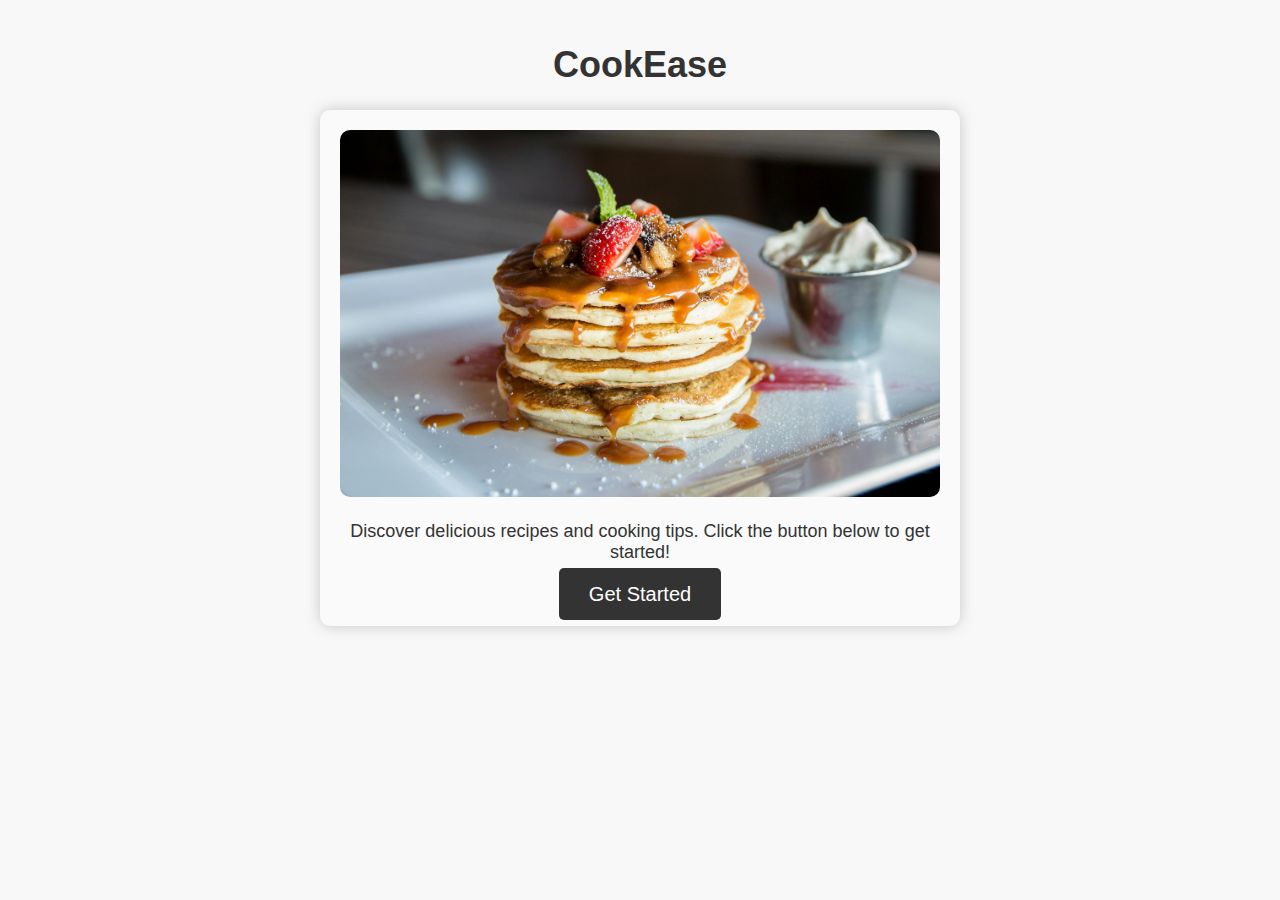
<file: index.html>
<!DOCTYPE html>
<html lang="en">
  <head>
    <meta charset="UTF-8" />
    <meta name="viewport" content="width=device-width, initial-scale=1.0" />
    <title>CookEase</title>
    <link rel="stylesheet" href="styles.css" />
  </head>
  <body>
    <!-- Landing Page -->
    <div class="landing-page">
      <h1>CookEase</h1>
      <div class="content-container">
        <img src="food img.jpg" alt="Delicious Food" class="food-image" />
        <p class="description">
          Discover delicious recipes and cooking tips. Click the button below to
          get started!
        </p>
        <a href="recipes.html" class="get-started-button">Get Started</a>
      </div>
    </div>
  </body>
</html>
</file>
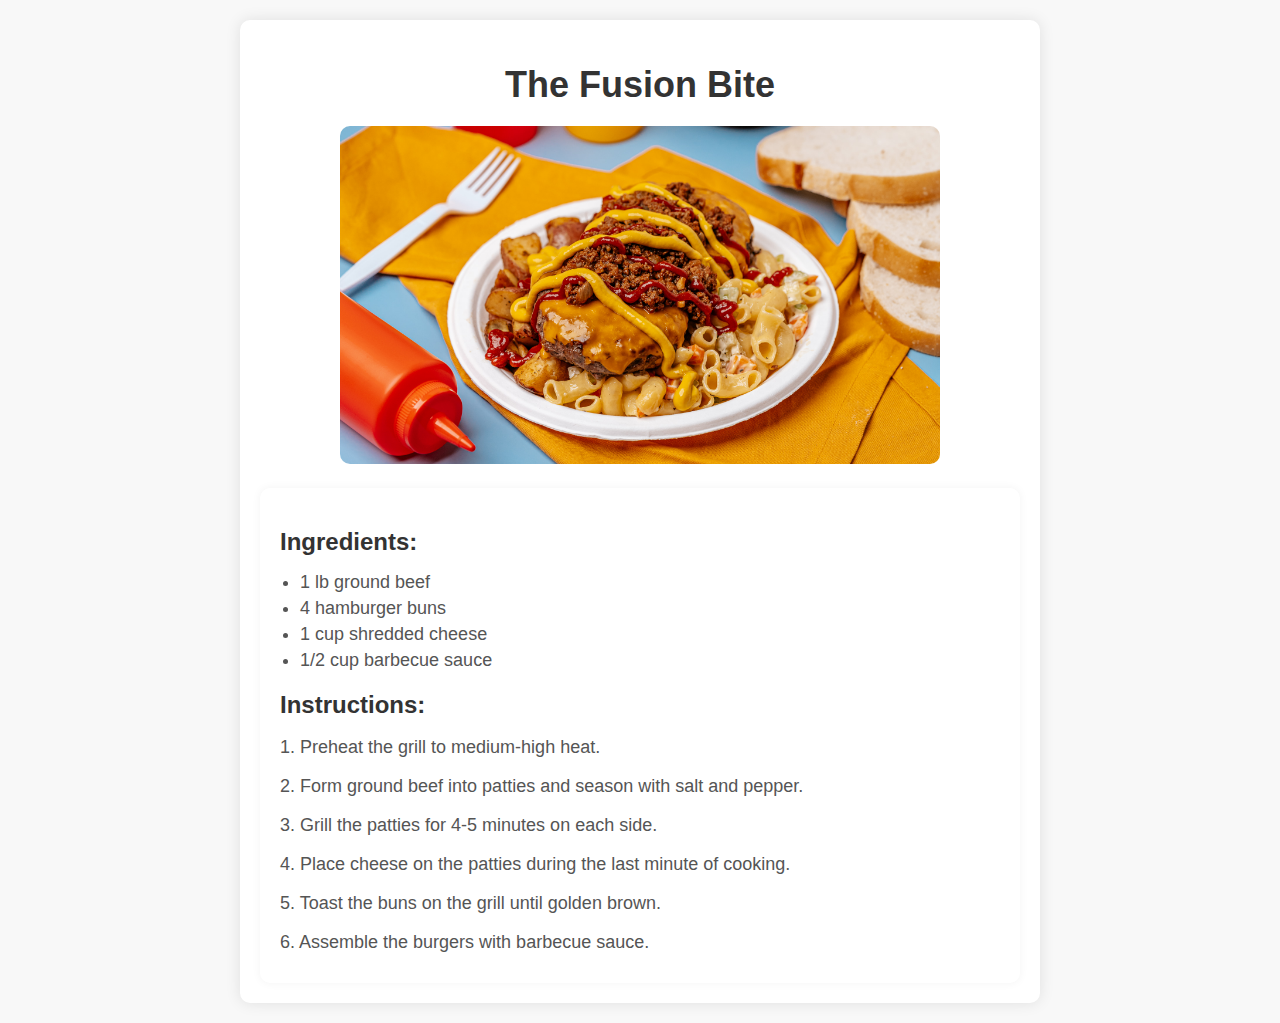
<file: recipe1.html>
<!DOCTYPE html>
<html lang="en">
  <head>
    <meta charset="UTF-8" />
    <meta name="viewport" content="width=device-width, initial-scale=1.0" />
    <title>The Garbage Plate Recipe</title>
    <link rel="stylesheet" href="styles.css" />
  </head>
  <body>
    <!-- Recipe Detail Page -->
    <div class="container">
      <div class="recipe-detail-page">
        <h1>The Fusion Bite</h1>
        <img
          src="1 food.jpg"
          alt="The Fusion Bite"
          class="recipe-detail-image"
        />
        <div class="recipe-content">
          <h2>Ingredients:</h2>
          <ul>
            <li>1 lb ground beef</li>
            <li>4 hamburger buns</li>
            <li>1 cup shredded cheese</li>
            <li>1/2 cup barbecue sauce</li>
            <!-- Add more ingredients as needed -->
          </ul>
          <h2>Instructions:</h2>
          <p>1. Preheat the grill to medium-high heat.</p>
          <p>
            2. Form ground beef into patties and season with salt and pepper.
          </p>
          <p>3. Grill the patties for 4-5 minutes on each side.</p>
          <p>
            4. Place cheese on the patties during the last minute of cooking.
          </p>
          <p>5. Toast the buns on the grill until golden brown.</p>
          <p>6. Assemble the burgers with barbecue sauce.</p>
          <!-- Add more instructions as needed -->
        </div>
      </div>
    </div>
  </body>
</html>
</file>
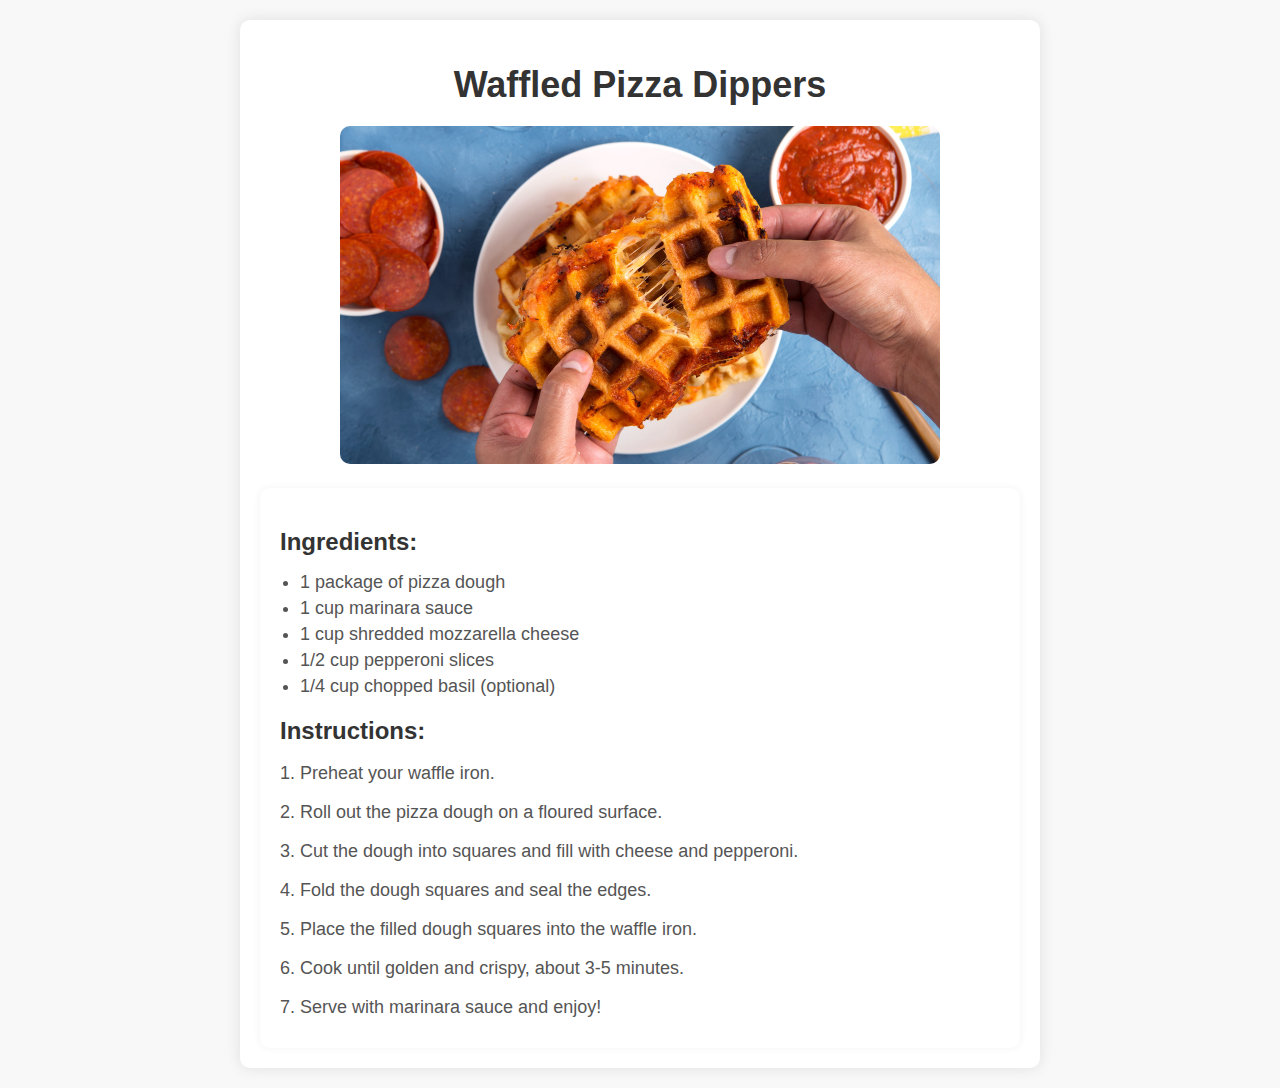
<file: recipe2.html>
<!DOCTYPE html>
<html lang="en">
  <head>
    <meta charset="UTF-8" />
    <meta name="viewport" content="width=device-width, initial-scale=1.0" />
    <title>Waffled Pizza Dippers Recipe</title>
    <link rel="stylesheet" href="styles.css" />
  </head>
  <body>
    <!-- Recipe Detail Page -->
    <div class="container">
      <div class="recipe-detail-page">
        <h1>Waffled Pizza Dippers</h1>
        <img
          src="2 img.jpg"
          alt="Waffled Pizza Dippers"
          class="recipe-detail-image"
        />
        <div class="recipe-content">
          <h2>Ingredients:</h2>
          <ul>
            <li>1 package of pizza dough</li>
            <li>1 cup marinara sauce</li>
            <li>1 cup shredded mozzarella cheese</li>
            <li>1/2 cup pepperoni slices</li>
            <li>1/4 cup chopped basil (optional)</li>
            <!-- Add more ingredients as needed -->
          </ul>
          <h2>Instructions:</h2>
          <p>1. Preheat your waffle iron.</p>
          <p>2. Roll out the pizza dough on a floured surface.</p>
          <p>
            3. Cut the dough into squares and fill with cheese and pepperoni.
          </p>
          <p>4. Fold the dough squares and seal the edges.</p>
          <p>5. Place the filled dough squares into the waffle iron.</p>
          <p>6. Cook until golden and crispy, about 3-5 minutes.</p>
          <p>7. Serve with marinara sauce and enjoy!</p>
          <!-- Add more instructions as needed -->
        </div>
      </div>
    </div>
  </body>
</html>
</file>
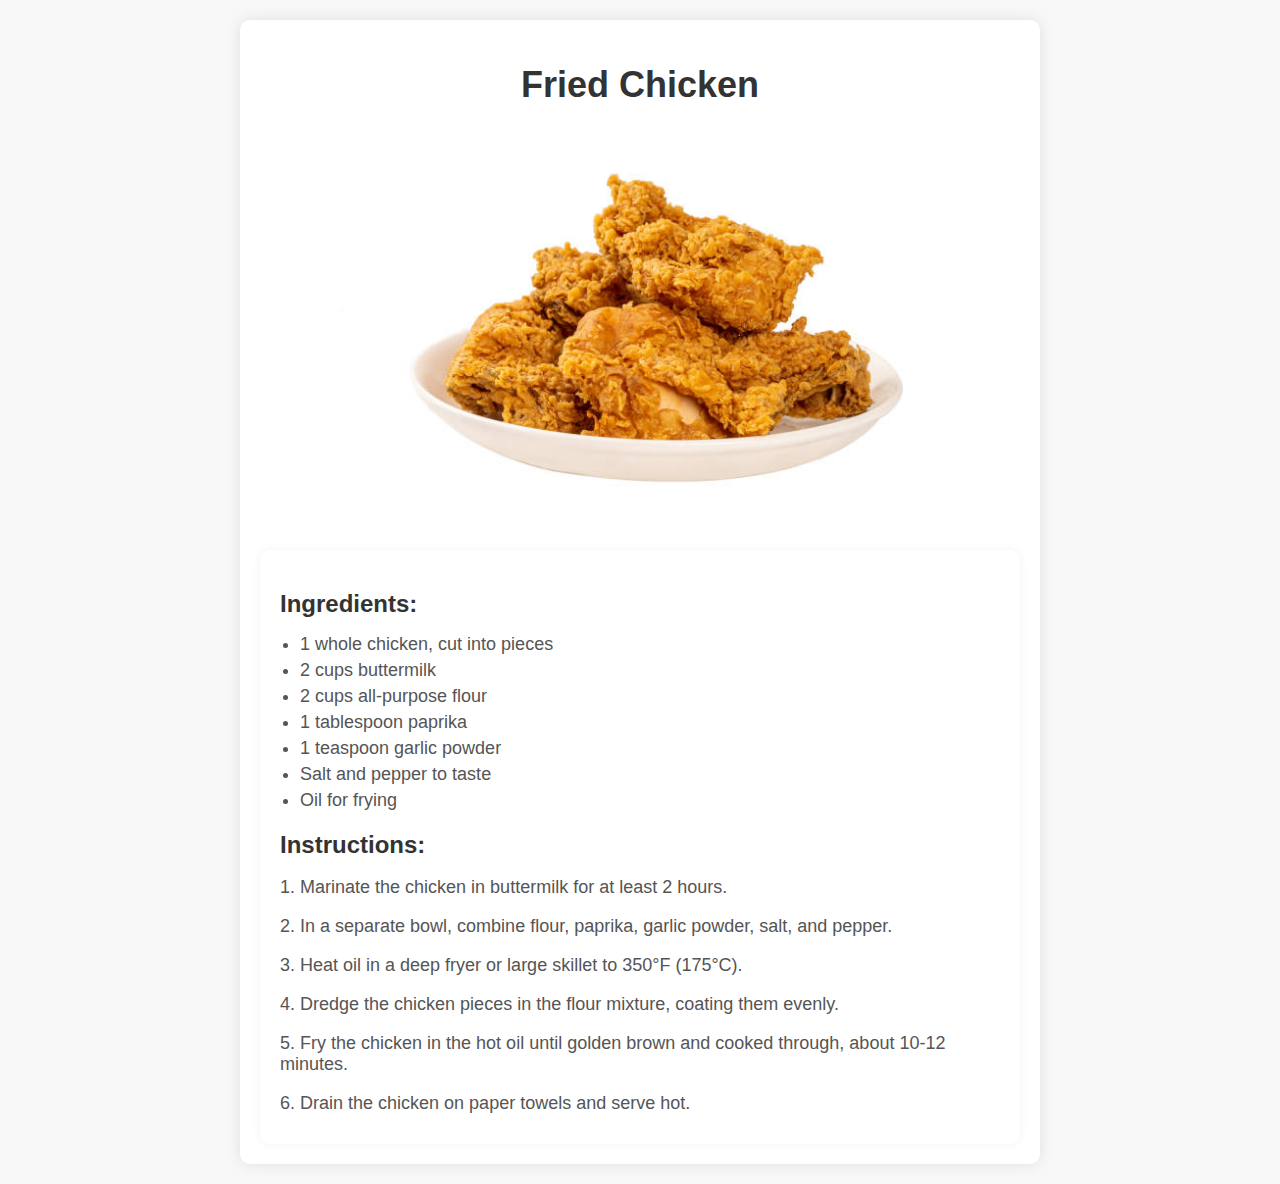
<file: recipe3.html>
<!DOCTYPE html>
<html lang="en">
  <head>
    <meta charset="UTF-8" />
    <meta name="viewport" content="width=device-width, initial-scale=1.0" />
    <title>Fried Chicken Recipe</title>
    <link rel="stylesheet" href="styles.css" />
  </head>
  <body>
    <!-- Recipe Detail Page -->
    <div class="container">
      <div class="recipe-detail-page">
        <h1>Fried Chicken</h1>
        <img src="3 img.jpg" alt="Fried Chicken" class="recipe-detail-image" />
        <div class="recipe-content">
          <h2>Ingredients:</h2>
          <ul>
            <li>1 whole chicken, cut into pieces</li>
            <li>2 cups buttermilk</li>
            <li>2 cups all-purpose flour</li>
            <li>1 tablespoon paprika</li>
            <li>1 teaspoon garlic powder</li>
            <li>Salt and pepper to taste</li>
            <li>Oil for frying</li>
            <!-- Add more ingredients as needed -->
          </ul>
          <h2>Instructions:</h2>
          <p>1. Marinate the chicken in buttermilk for at least 2 hours.</p>
          <p>
            2. In a separate bowl, combine flour, paprika, garlic powder, salt,
            and pepper.
          </p>
          <p>3. Heat oil in a deep fryer or large skillet to 350°F (175°C).</p>
          <p>
            4. Dredge the chicken pieces in the flour mixture, coating them
            evenly.
          </p>
          <p>
            5. Fry the chicken in the hot oil until golden brown and cooked
            through, about 10-12 minutes.
          </p>
          <p>6. Drain the chicken on paper towels and serve hot.</p>
          <!-- Add more instructions as needed -->
        </div>
      </div>
    </div>
  </body>
</html>
</file>
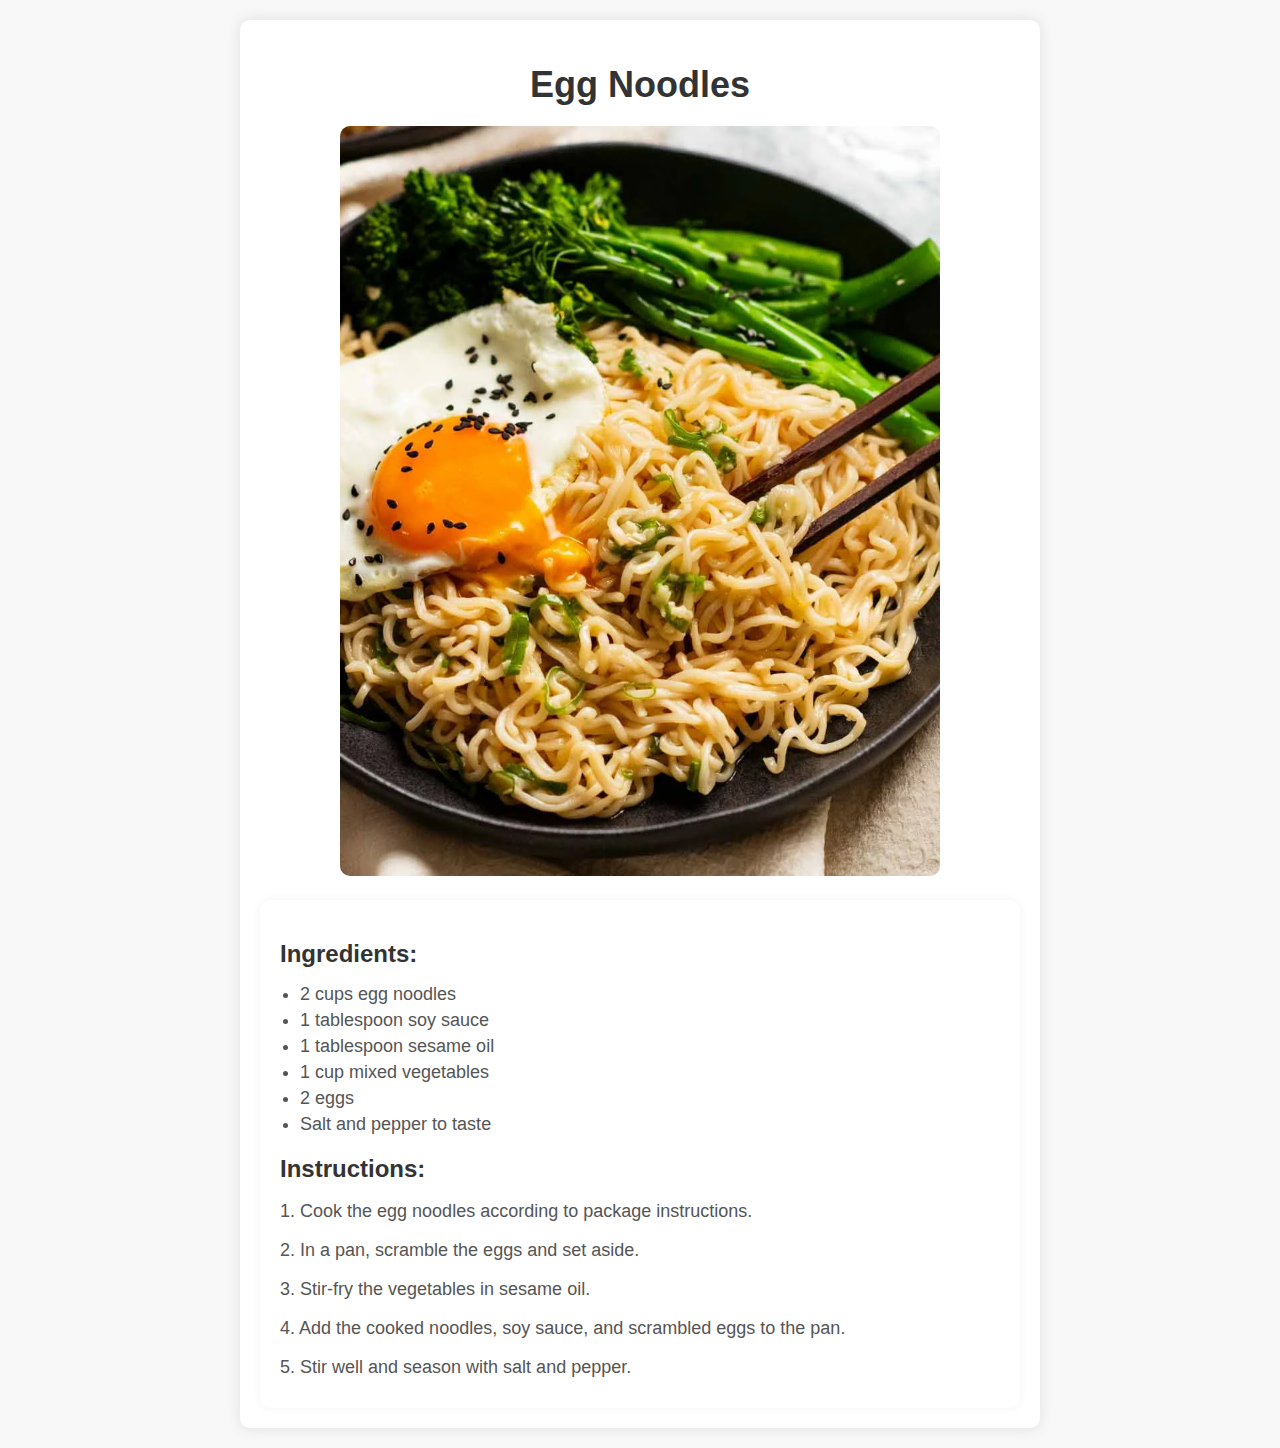
<file: recipe4.html>
<!DOCTYPE html>
<html lang="en">
  <head>
    <meta charset="UTF-8" />
    <meta name="viewport" content="width=device-width, initial-scale=1.0" />
    <title>Egg Noodles Recipe</title>
    <link rel="stylesheet" href="styles.css" />
  </head>
  <body>
    <div class="container">
      <div class="recipe-detail-page">
        <h1>Egg Noodles</h1>
        <img src="4 img.webp" alt="Egg Noodles" class="recipe-detail-image" />
        <div class="recipe-content">
          <h2>Ingredients:</h2>
          <ul>
            <li>2 cups egg noodles</li>
            <li>1 tablespoon soy sauce</li>
            <li>1 tablespoon sesame oil</li>
            <li>1 cup mixed vegetables</li>
            <li>2 eggs</li>
            <li>Salt and pepper to taste</li>
          </ul>
          <h2>Instructions:</h2>
          <p>1. Cook the egg noodles according to package instructions.</p>
          <p>2. In a pan, scramble the eggs and set aside.</p>
          <p>3. Stir-fry the vegetables in sesame oil.</p>
          <p>
            4. Add the cooked noodles, soy sauce, and scrambled eggs to the pan.
          </p>
          <p>5. Stir well and season with salt and pepper.</p>
        </div>
      </div>
    </div>
  </body>
</html>
</file>
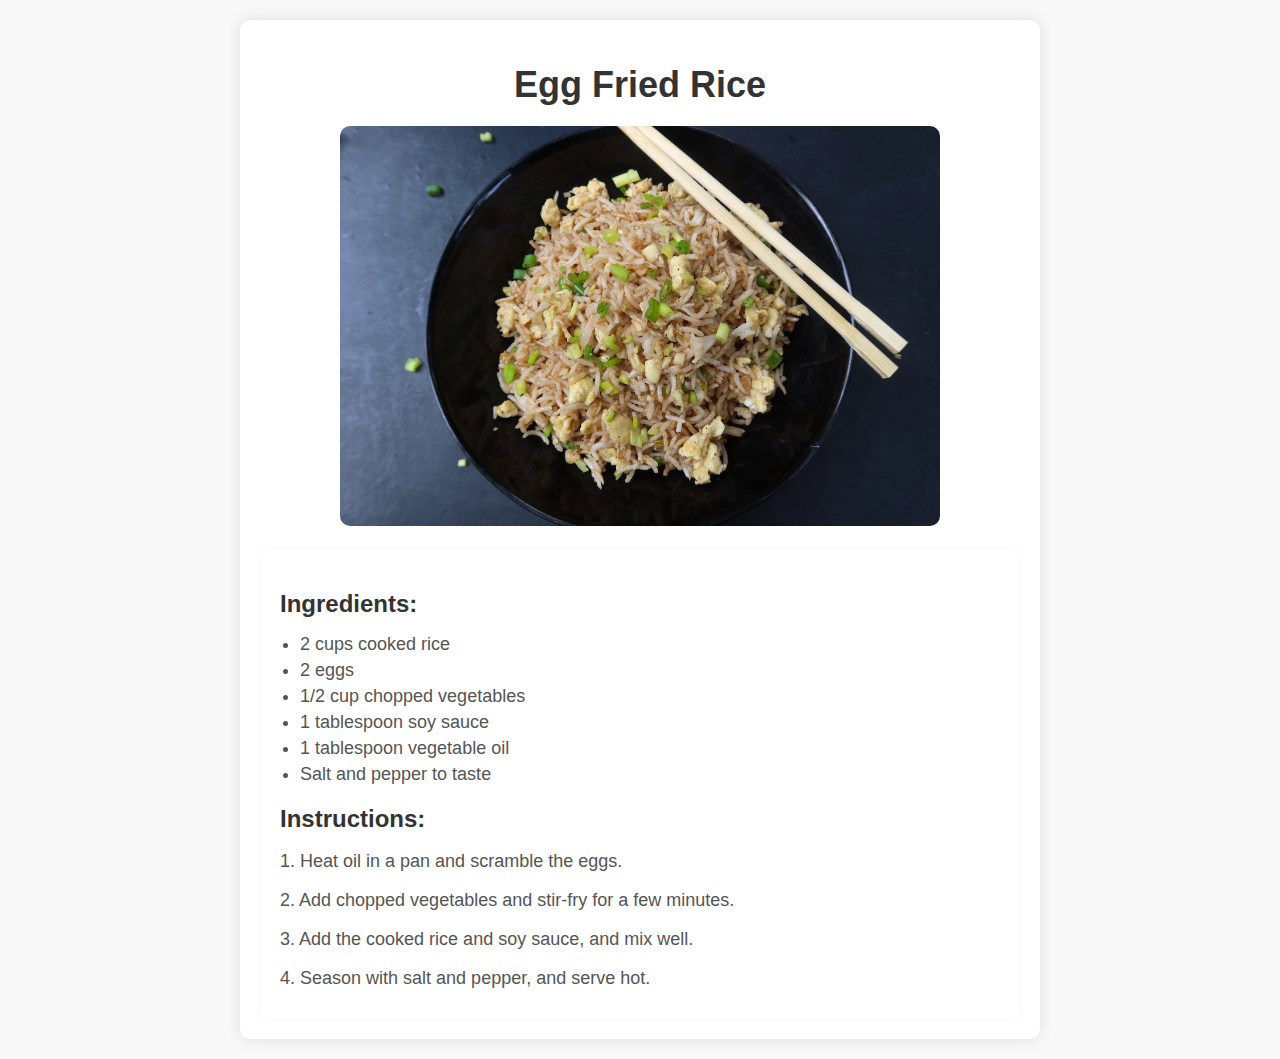
<file: recipe5.html>
<!DOCTYPE html>
<html lang="en">
  <head>
    <meta charset="UTF-8" />
    <meta name="viewport" content="width=device-width, initial-scale=1.0" />
    <title>Egg Fried Rice Recipe</title>
    <link rel="stylesheet" href="styles.css" />
  </head>
  <body>
    <div class="container">
      <div class="recipe-detail-page">
        <h1>Egg Fried Rice</h1>
        <img src="5 imh.jpg" alt="Egg Fried Rice" class="recipe-detail-image" />
        <div class="recipe-content">
          <h2>Ingredients:</h2>
          <ul>
            <li>2 cups cooked rice</li>
            <li>2 eggs</li>
            <li>1/2 cup chopped vegetables</li>
            <li>1 tablespoon soy sauce</li>
            <li>1 tablespoon vegetable oil</li>
            <li>Salt and pepper to taste</li>
          </ul>
          <h2>Instructions:</h2>
          <p>1. Heat oil in a pan and scramble the eggs.</p>
          <p>2. Add chopped vegetables and stir-fry for a few minutes.</p>
          <p>3. Add the cooked rice and soy sauce, and mix well.</p>
          <p>4. Season with salt and pepper, and serve hot.</p>
        </div>
      </div>
    </div>
  </body>
</html>
</file>
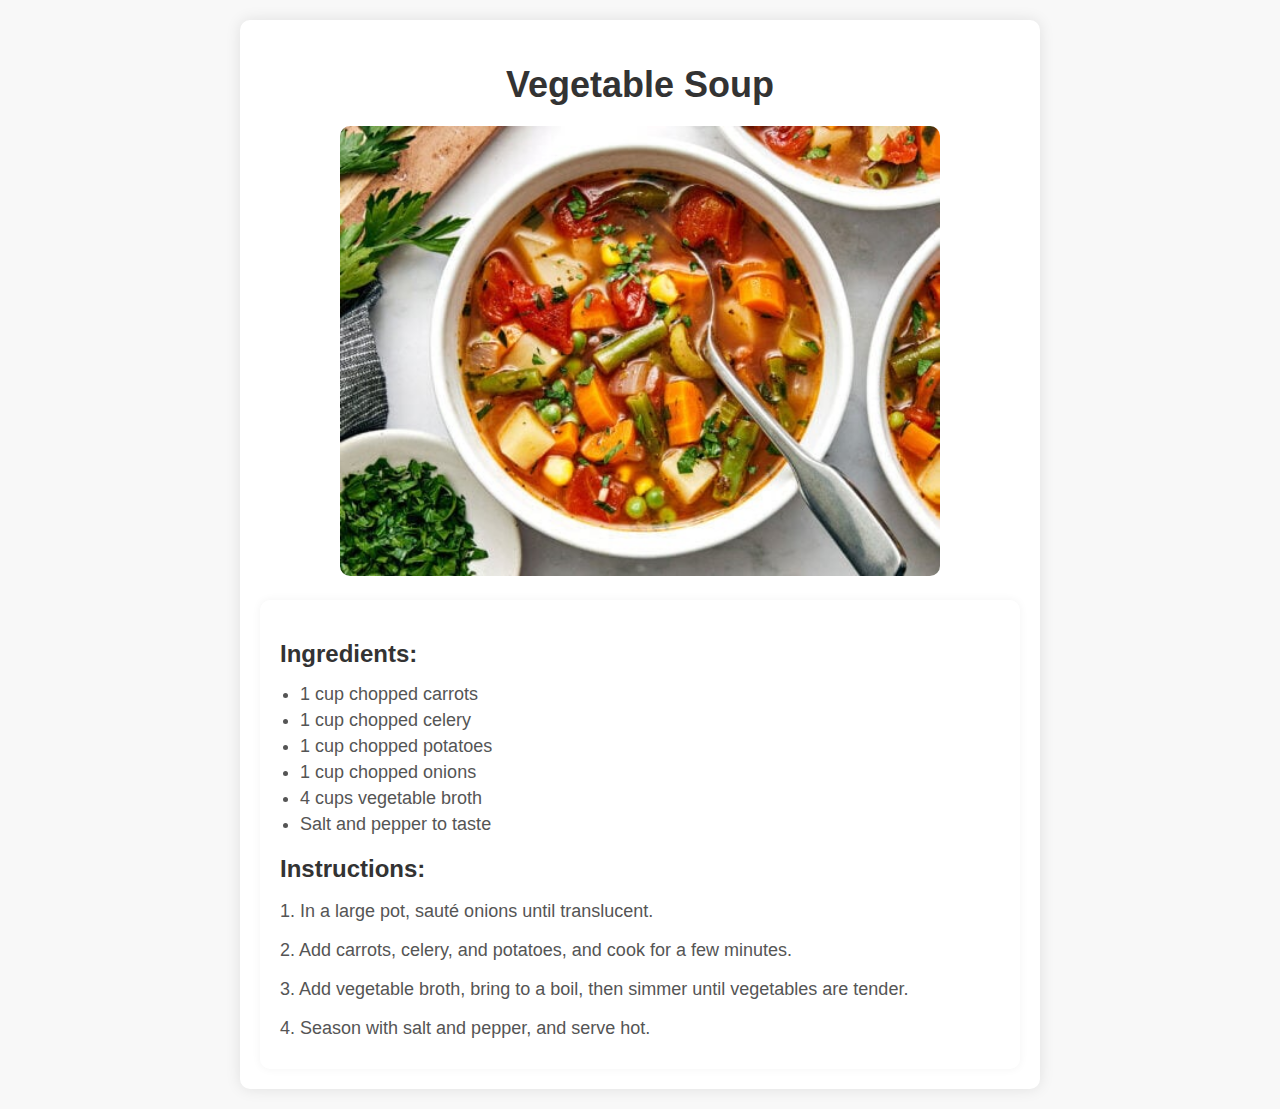
<file: recipe6.html>
<!DOCTYPE html>
<html lang="en">
  <head>
    <meta charset="UTF-8" />
    <meta name="viewport" content="width=device-width, initial-scale=1.0" />
    <title>Vegetable Soup Recipe</title>
    <link rel="stylesheet" href="styles.css" />
  </head>
  <body>
    <div class="container">
      <div class="recipe-detail-page">
        <h1>Vegetable Soup</h1>
        <img src="6 img.jpg" alt="Vegetable Soup" class="recipe-detail-image" />
        <div class="recipe-content">
          <h2>Ingredients:</h2>
          <ul>
            <li>1 cup chopped carrots</li>
            <li>1 cup chopped celery</li>
            <li>1 cup chopped potatoes</li>
            <li>1 cup chopped onions</li>
            <li>4 cups vegetable broth</li>
            <li>Salt and pepper to taste</li>
          </ul>
          <h2>Instructions:</h2>
          <p>1. In a large pot, sauté onions until translucent.</p>
          <p>
            2. Add carrots, celery, and potatoes, and cook for a few minutes.
          </p>
          <p>
            3. Add vegetable broth, bring to a boil, then simmer until
            vegetables are tender.
          </p>
          <p>4. Season with salt and pepper, and serve hot.</p>
        </div>
      </div>
    </div>
  </body>
</html>
</file>
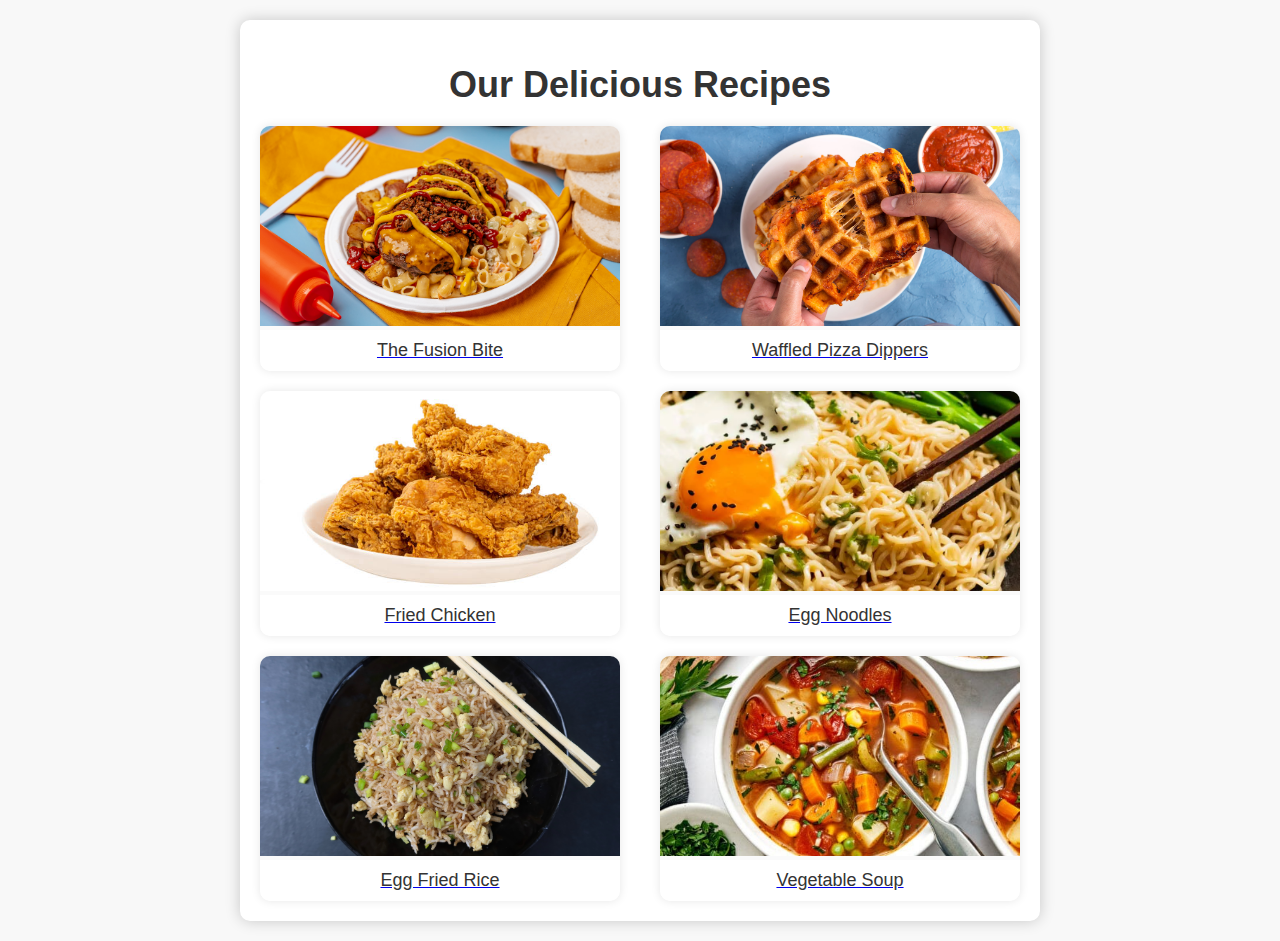
<file: recipes.html>
<!DOCTYPE html>
<html lang="en">
  <head>
    <meta charset="UTF-8" />
    <meta name="viewport" content="width=device-width, initial-scale=1.0" />
    <title>Recipes</title>
    <link rel="stylesheet" href="styles.css" />
  </head>
  <body>
    <!-- Recipe Page -->
    <div class="container">
      <div class="recipe-page">
        <h1>Our Delicious Recipes</h1>
        <div class="recipe-container">
          <div class="recipe-item">
            <a href="recipe1.html">
              <img src="1 food.jpg" alt="Food 1" class="recipe-image" />
              <p class="recipe-name">The Fusion Bite</p>
            </a>
          </div>
          <div class="recipe-item">
            <a href="recipe2.html">
              <img src="2 img.jpg" alt="Food 2" class="recipe-image" />
              <p class="recipe-name">Waffled Pizza Dippers</p>
            </a>
          </div>
          <div class="recipe-item">
            <a href="recipe3.html">
              <img src="3 img.jpg" alt="Food 3" class="recipe-image" />
              <p class="recipe-name">Fried Chicken</p>
            </a>
          </div>
          <div class="recipe-item">
            <a href="recipe4.html">
              <img src="4 img.webp" alt="Food 4" class="recipe-image" />
              <p class="recipe-name">Egg Noodles</p>
            </a>
          </div>
          <div class="recipe-item">
            <a href="recipe5.html">
              <img src="5 imh.jpg" alt="Food 5" class="recipe-image" />
              <p class="recipe-name">Egg Fried Rice</p>
            </a>
          </div>
          <div class="recipe-item">
            <a href="recipe6.html">
              <img src="6 img.jpg" alt="Food 6" class="recipe-image" />
              <p class="recipe-name">Vegetable Soup</p>
            </a>
          </div>
        </div>
      </div>
    </div>
  </body>
</html>
</file>
<file: styles.css>
body,
html {
  margin: 0;
  padding: 0;
  font-family: Arial, sans-serif;
  background-color: #f2f2f2;
}

.landing-page,
.recipe-page {
  text-align: center;
  padding: 20px;
}

.landing-page h1 {
  font-size: 36px;
  color: #333;
}

.content-container {
  margin: 20px auto;
  max-width: 600px;
  background-color: #fafafa;
  padding: 20px;
  border-radius: 10px;
  box-shadow: 0 0 15px rgba(0, 0, 0, 0.2);
}

.food-image {
  width: 100%;
  height: auto;
  border-radius: 10px;
}

.description {
  margin: 20px 0;
  font-size: 18px;
  color: #333;
}

.get-started-button {
  padding: 15px 30px;
  font-size: 20px;
  color: white;
  background-color: #333;
  border: none;
  border-radius: 5px;
  cursor: pointer;
  text-decoration: none;
  transition: background-color 0.3s;
}

.get-started-button:hover {
  background-color: #575757;
}

body,
html {
  margin: 0;
  padding: 0;
  font-family: Arial, sans-serif;
  background-color: #f2f2f2;
}

body,
html {
  margin: 0;
  padding: 0;
  font-family: Arial, sans-serif;
  background-color: #f2f2f2;
}

.container {
  width: 90%;
  max-width: 1200px;
  margin: 0 auto;
  padding: 20px;
}

.recipe-page {
  text-align: center;
  background-color: #fff;
  padding: 20px;
  border-radius: 10px;
  box-shadow: 0 0 15px rgba(0, 0, 0, 0.2);
}

.recipe-page h1 {
  font-size: 36px;
  color: #333;
  margin-bottom: 20px;
}

.recipe-container {
  display: flex;
  flex-wrap: wrap;
  justify-content: space-between; /* Space between items */
  gap: 20px;
}

.recipe-item {
  flex: 1 1 calc(50% - 20px); /* Two items per row with spacing */
  background-color: #fafafa;
  border-radius: 10px;
  overflow: hidden;
  box-shadow: 0 0 10px rgba(0, 0, 0, 0.1);
  transition: transform 0.3s, box-shadow 0.3s;
  max-width: calc(50% - 20px); /* Ensures two items per row */
}

.recipe-item:hover {
  transform: scale(1.05);
  box-shadow: 0 0 15px rgba(0, 0, 0, 0.2);
}

.recipe-image {
  width: 100%; /* Makes the image fit the width of its container */
  height: 200px; /* Fixed height for uniformity */
  object-fit: cover; /* Ensures images cover the area without distortion */
}

.recipe-name {
  font-size: 18px;
  color: #333;
  padding: 10px;
  margin: 0;
  background-color: #fff;
}
/* General Styles */
body,
html {
  margin: 0;
  padding: 0;
  font-family: Arial, sans-serif;
  background-color: #f8f8f8;
}

.container {
  width: 90%;
  max-width: 800px;
  margin: 0 auto;
  padding: 20px;
}

/* Recipe Detail Page Styles */
.recipe-detail-page {
  text-align: center;
  background-color: #ffffff;
  padding: 20px;
  border-radius: 10px;
  box-shadow: 0 0 15px rgba(0, 0, 0, 0.1);
}

.recipe-detail-page h1 {
  font-size: 36px;
  color: #333333;
  margin-bottom: 20px;
}

.recipe-detail-image {
  width: 100%;
  height: auto;
  max-width: 600px;
  border-radius: 10px;
  margin-bottom: 20px;
}

.recipe-content {
  text-align: left;
  background-color: white;
  padding: 20px;
  border-radius: 10px;
  box-shadow: 0 0 10px rgba(0, 0, 0, 0.05);
}

.recipe-content h2 {
  font-size: 24px;
  color: #333333;
  margin-bottom: 10px;
}

.recipe-content ul {
  list-style-type: disc;
  padding-left: 20px;
  margin-bottom: 20px;
}

.recipe-content ul li {
  font-size: 18px;
  color: #555555;
  margin-bottom: 5px;
}

.recipe-content p {
  font-size: 18px;
  color: #555555;
  margin-bottom: 10px;
}
</file>
